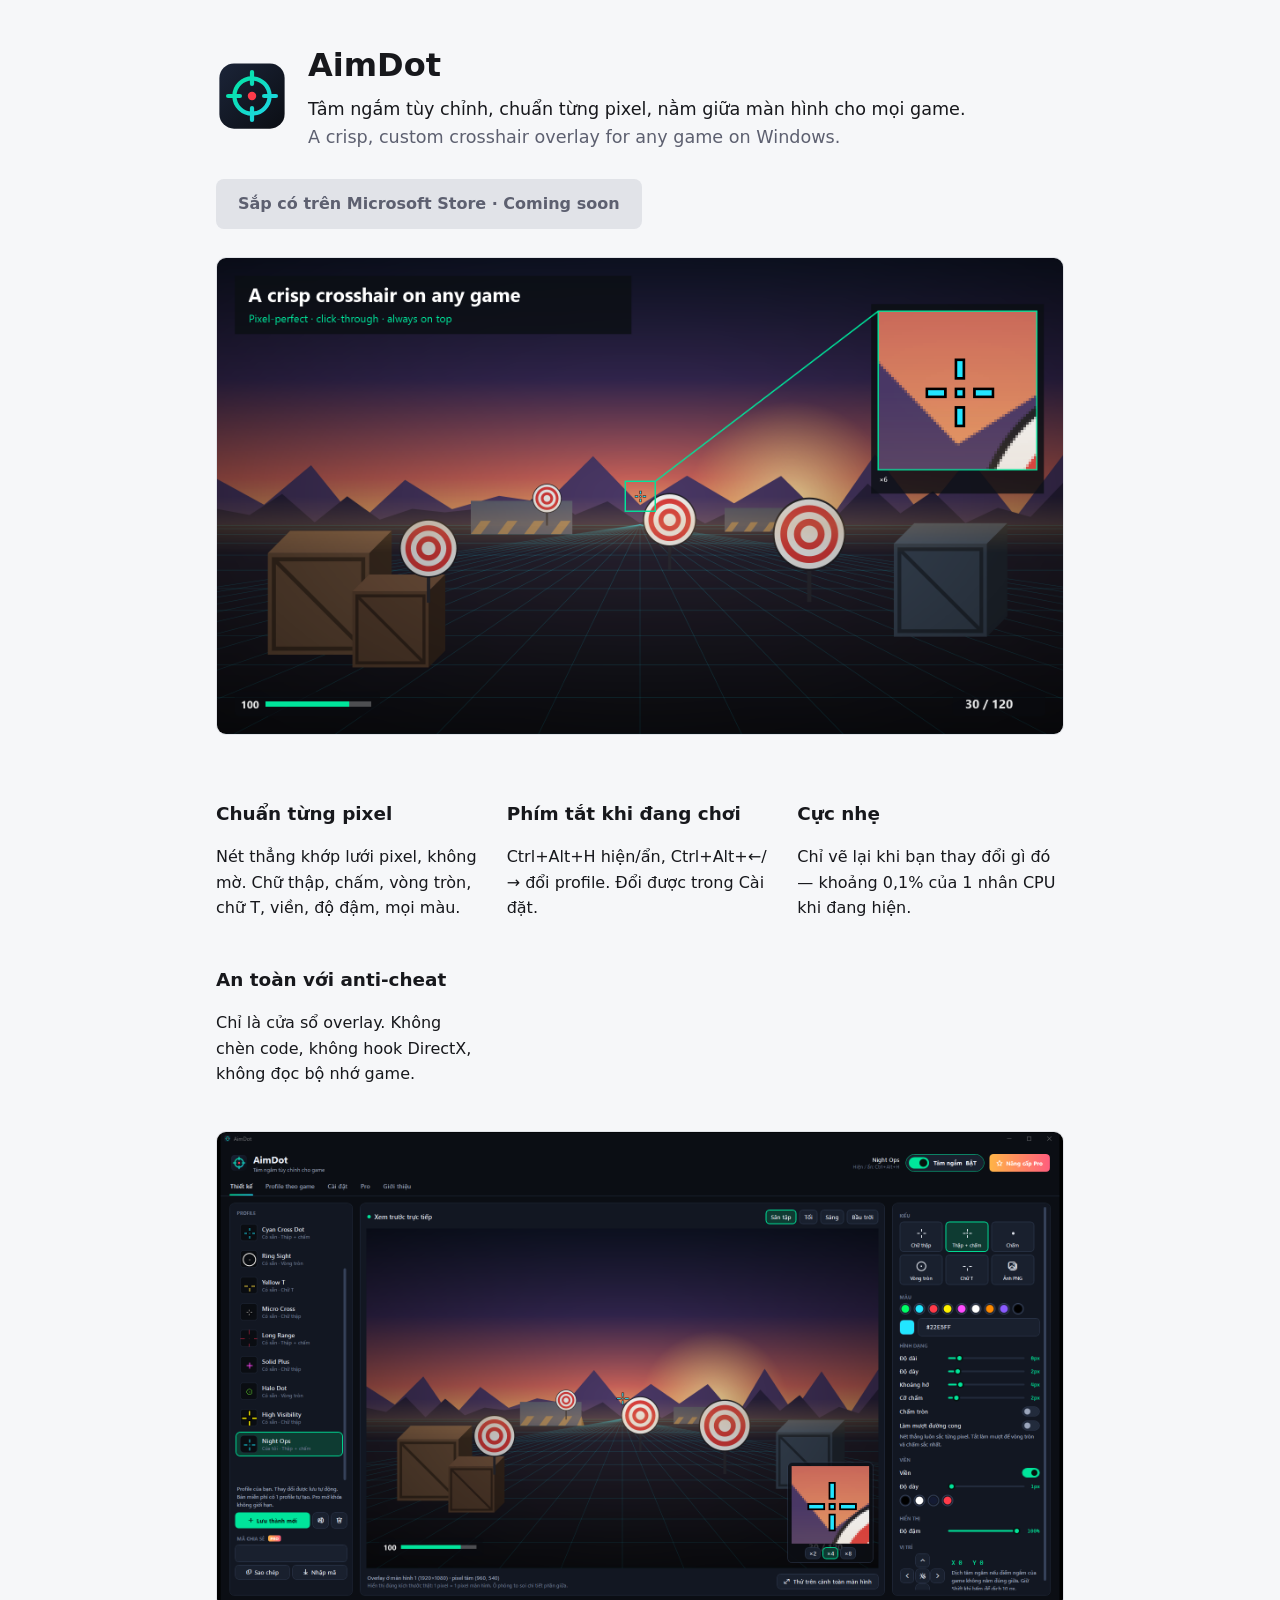
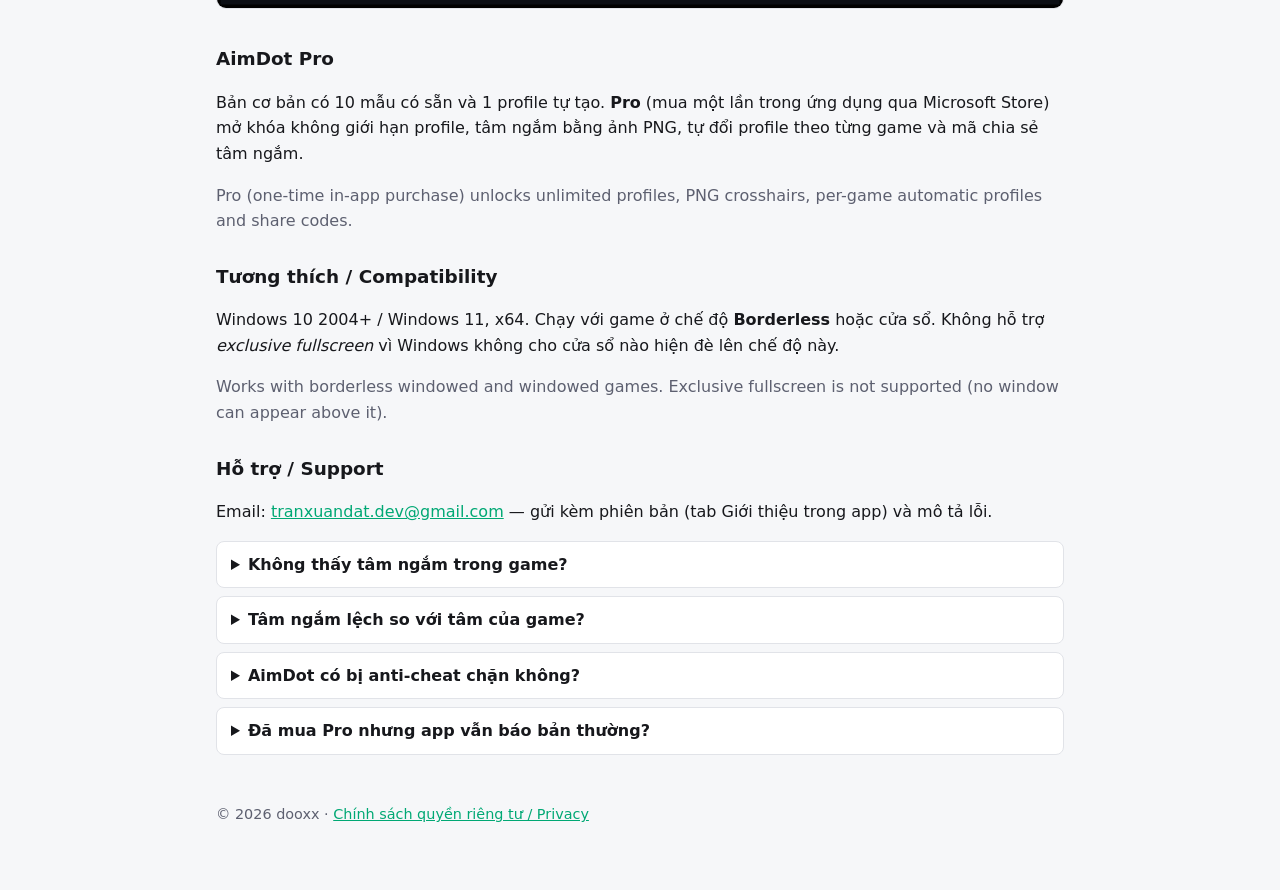
<file: index.html>
<!doctype html>
<html lang="vi">
<head>
  <meta charset="utf-8">
  <meta name="viewport" content="width=device-width, initial-scale=1">
  <title>AimDot — Tâm ngắm tùy chỉnh cho game / Custom crosshair overlay</title>
  <meta name="description" content="AimDot đặt tâm ngắm sắc nét, tùy chỉnh vào giữa màn hình cho game Borderless/cửa sổ trên Windows. Chuẩn từng pixel, bấm xuyên qua, cực nhẹ, an toàn với anti-cheat.">
  <link rel="icon" href="app-icon.svg">
  <link rel="stylesheet" href="style.css">
</head>
<body>
  <main class="page">
    <header class="hero">
      <img src="app-icon.svg" alt="" width="72" height="72">
      <div>
        <h1>AimDot</h1>
        <p class="lead">Tâm ngắm tùy chỉnh, chuẩn từng pixel, nằm giữa màn hình cho mọi game.</p>
        <p class="lead muted" lang="en">A crisp, custom crosshair overlay for any game on Windows.</p>
      </div>
    </header>

    <p class="cta">
      <!-- Thay bằng https://apps.microsoft.com/detail/<Store ID> khi app được duyệt -->
      <span class="button disabled">Sắp có trên Microsoft Store · Coming soon</span>
    </p>

    <img class="shot" src="screenshots/en-1-overlay.png" alt="AimDot crosshair overlay over a test scene, with a 6× magnified inset">

    <section class="grid">
      <div><h2>Chuẩn từng pixel</h2><p>Nét thẳng khớp lưới pixel, không mờ. Chữ thập, chấm, vòng tròn, chữ T, viền, độ đậm, mọi màu.</p></div>
      <div><h2>Phím tắt khi đang chơi</h2><p>Ctrl+Alt+H hiện/ẩn, Ctrl+Alt+←/→ đổi profile. Đổi được trong Cài đặt.</p></div>
      <div><h2>Cực nhẹ</h2><p>Chỉ vẽ lại khi bạn thay đổi gì đó — khoảng 0,1% của 1 nhân CPU khi đang hiện.</p></div>
      <div><h2>An toàn với anti-cheat</h2><p>Chỉ là cửa sổ overlay. Không chèn code, không hook DirectX, không đọc bộ nhớ game.</p></div>
    </section>

    <img class="shot" src="screenshots/vi-2-designer.png" alt="Trình thiết kế tâm ngắm của AimDot với bản xem trước trực tiếp">

    <section>
      <h2>AimDot Pro</h2>
      <p>Bản cơ bản có 10 mẫu có sẵn và 1 profile tự tạo. <strong>Pro</strong> (mua một lần trong ứng dụng qua Microsoft Store) mở khóa không giới hạn profile, tâm ngắm bằng ảnh PNG, tự đổi profile theo từng game và mã chia sẻ tâm ngắm.</p>
      <p class="muted" lang="en">Pro (one-time in-app purchase) unlocks unlimited profiles, PNG crosshairs, per-game automatic profiles and share codes.</p>
    </section>

    <section>
      <h2>Tương thích / Compatibility</h2>
      <p>Windows 10 2004+ / Windows 11, x64. Chạy với game ở chế độ <strong>Borderless</strong> hoặc cửa sổ. Không hỗ trợ <em>exclusive fullscreen</em> vì Windows không cho cửa sổ nào hiện đè lên chế độ này.</p>
      <p class="muted" lang="en">Works with borderless windowed and windowed games. Exclusive fullscreen is not supported (no window can appear above it).</p>
    </section>

    <section id="support">
      <h2>Hỗ trợ / Support</h2>
      <p>Email: <a href="mailto:tranxuandat.dev@gmail.com">tranxuandat.dev@gmail.com</a> — gửi kèm phiên bản (tab Giới thiệu trong app) và mô tả lỗi.</p>
      <details>
        <summary>Không thấy tâm ngắm trong game?</summary>
        <p>Chuyển chế độ hiển thị của game sang <strong>Borderless</strong> / "Fullscreen windowed". Kiểm tra công tắc "Tâm ngắm BẬT" hoặc nhấn Ctrl+Alt+H.</p>
      </details>
      <details>
        <summary>Tâm ngắm lệch so với tâm của game?</summary>
        <p>Dùng mục Vị trí trong tab Thiết kế để dịch từng pixel, hoặc trong Cài đặt chọn "Giữa cửa sổ đang dùng" nếu game chạy dạng cửa sổ.</p>
      </details>
      <details>
        <summary>AimDot có bị anti-cheat chặn không?</summary>
        <p>AimDot không chạm vào tiến trình game: không chèn DLL, không hook đồ họa, không đọc bộ nhớ. Tuy vậy mỗi game có luật riêng về overlay tâm ngắm — hãy kiểm tra quy định của game bạn chơi, nhất là ở giải đấu.</p>
      </details>
      <details>
        <summary>Đã mua Pro nhưng app vẫn báo bản thường?</summary>
        <p>Đăng nhập Microsoft Store bằng đúng tài khoản đã mua, mở lại AimDot. Vẫn lỗi thì gửi email cho chúng tôi.</p>
      </details>
    </section>

    <footer class="muted">
      © 2026 dooxx · <a href="privacy.html">Chính sách quyền riêng tư / Privacy</a>
    </footer>
  </main>
</body>
</html>
</file>
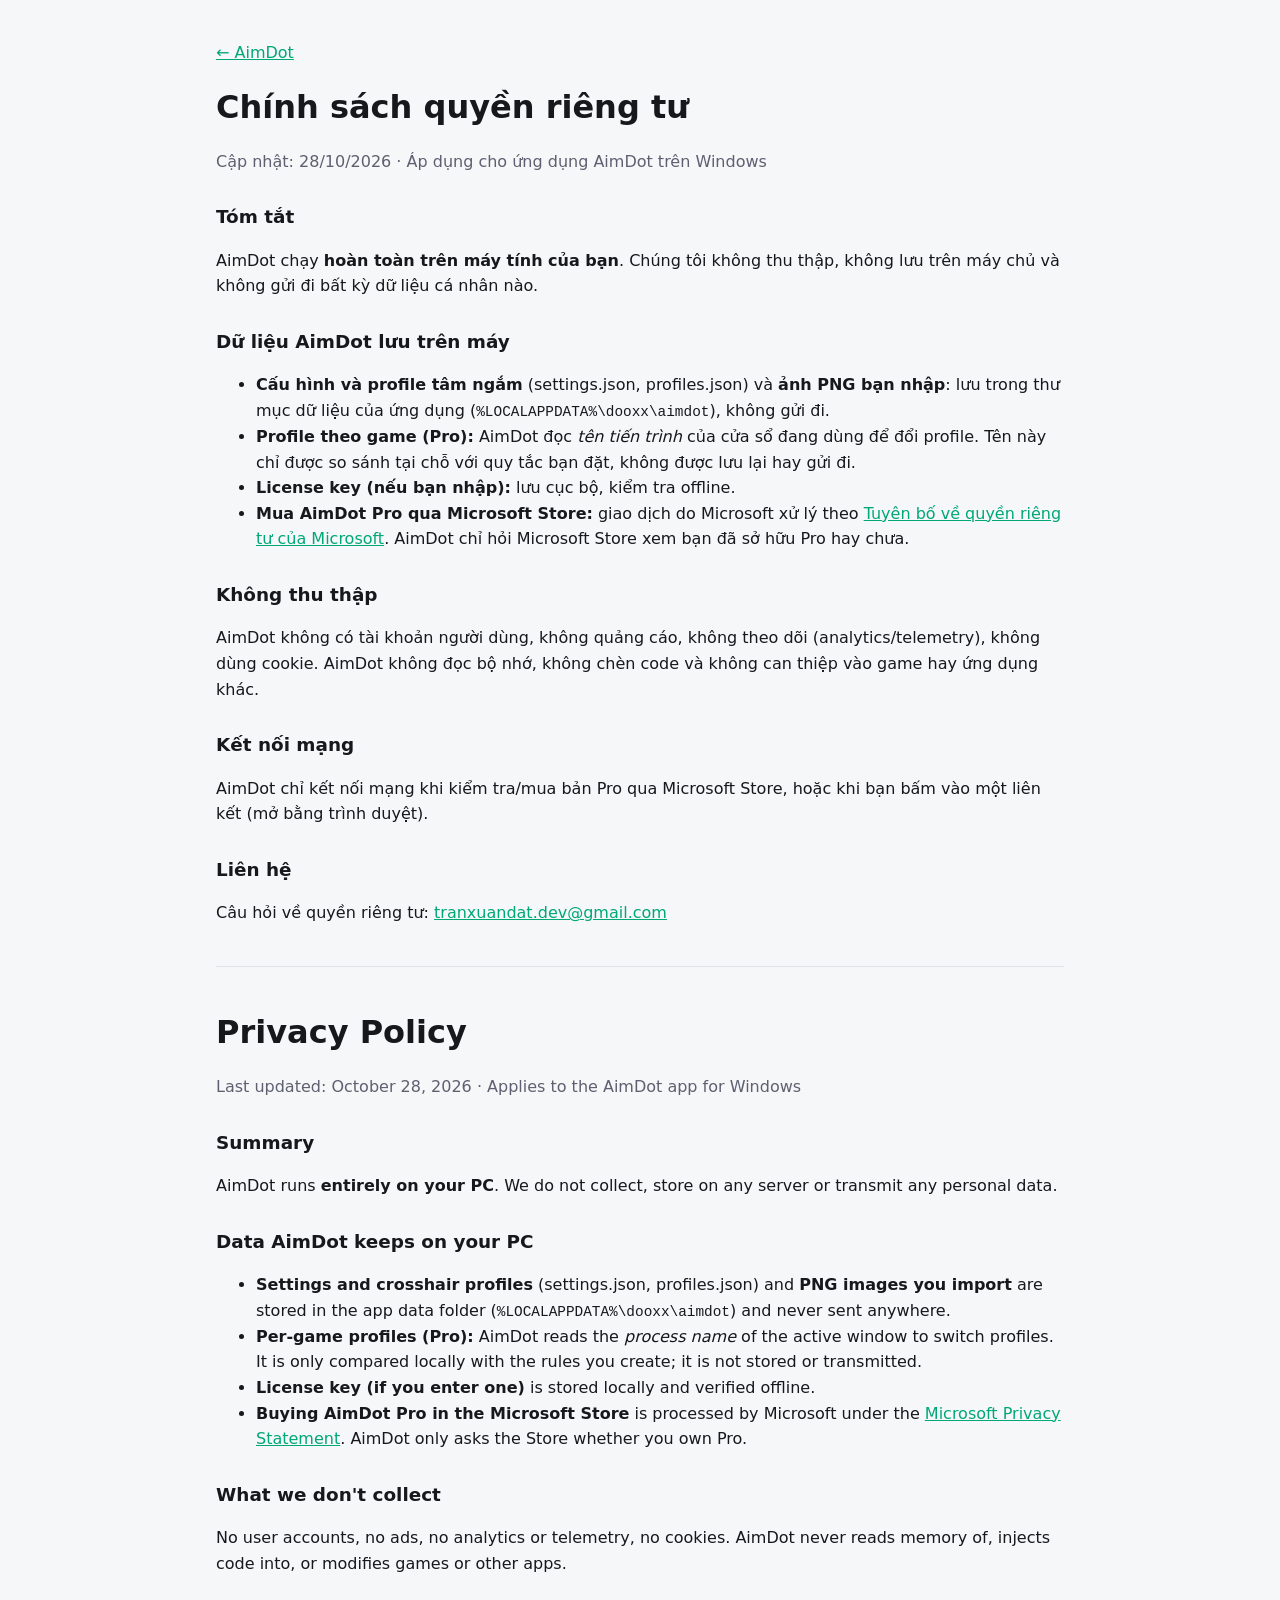
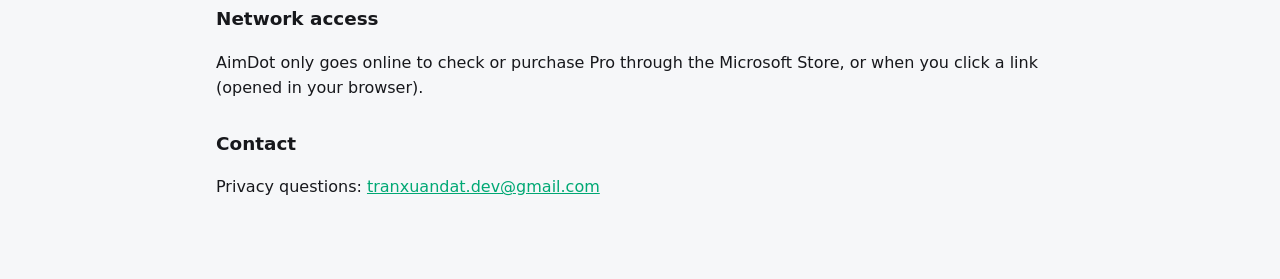
<file: privacy.html>
<!doctype html>
<html lang="vi">
<head>
  <meta charset="utf-8">
  <meta name="viewport" content="width=device-width, initial-scale=1">
  <title>AimDot — Chính sách quyền riêng tư / Privacy Policy</title>
  <link rel="icon" href="app-icon.svg">
  <link rel="stylesheet" href="style.css">
</head>
<body>
  <main class="page">
    <a class="back" href="./">← AimDot</a>
    <h1>Chính sách quyền riêng tư</h1>
    <p class="muted">Cập nhật: 28/10/2026 · Áp dụng cho ứng dụng AimDot trên Windows</p>

    <h2>Tóm tắt</h2>
    <p>AimDot chạy <strong>hoàn toàn trên máy tính của bạn</strong>. Chúng tôi không thu thập, không lưu trên máy chủ và không gửi đi bất kỳ dữ liệu cá nhân nào.</p>

    <h2>Dữ liệu AimDot lưu trên máy</h2>
    <ul>
      <li><strong>Cấu hình và profile tâm ngắm</strong> (settings.json, profiles.json) và <strong>ảnh PNG bạn nhập</strong>: lưu trong thư mục dữ liệu của ứng dụng (<code>%LOCALAPPDATA%\dooxx\aimdot</code>), không gửi đi.</li>
      <li><strong>Profile theo game (Pro):</strong> AimDot đọc <em>tên tiến trình</em> của cửa sổ đang dùng để đổi profile. Tên này chỉ được so sánh tại chỗ với quy tắc bạn đặt, không được lưu lại hay gửi đi.</li>
      <li><strong>License key (nếu bạn nhập):</strong> lưu cục bộ, kiểm tra offline.</li>
      <li><strong>Mua AimDot Pro qua Microsoft Store:</strong> giao dịch do Microsoft xử lý theo <a href="https://privacy.microsoft.com/privacystatement">Tuyên bố về quyền riêng tư của Microsoft</a>. AimDot chỉ hỏi Microsoft Store xem bạn đã sở hữu Pro hay chưa.</li>
    </ul>

    <h2>Không thu thập</h2>
    <p>AimDot không có tài khoản người dùng, không quảng cáo, không theo dõi (analytics/telemetry), không dùng cookie. AimDot không đọc bộ nhớ, không chèn code và không can thiệp vào game hay ứng dụng khác.</p>

    <h2>Kết nối mạng</h2>
    <p>AimDot chỉ kết nối mạng khi kiểm tra/mua bản Pro qua Microsoft Store, hoặc khi bạn bấm vào một liên kết (mở bằng trình duyệt).</p>

    <h2>Liên hệ</h2>
    <p>Câu hỏi về quyền riêng tư: <a href="mailto:tranxuandat.dev@gmail.com">tranxuandat.dev@gmail.com</a></p>

    <hr>

    <h1 lang="en">Privacy Policy</h1>
    <div lang="en">
      <p class="muted">Last updated: October 28, 2026 · Applies to the AimDot app for Windows</p>
      <h2>Summary</h2>
      <p>AimDot runs <strong>entirely on your PC</strong>. We do not collect, store on any server or transmit any personal data.</p>
      <h2>Data AimDot keeps on your PC</h2>
      <ul>
        <li><strong>Settings and crosshair profiles</strong> (settings.json, profiles.json) and <strong>PNG images you import</strong> are stored in the app data folder (<code>%LOCALAPPDATA%\dooxx\aimdot</code>) and never sent anywhere.</li>
        <li><strong>Per-game profiles (Pro):</strong> AimDot reads the <em>process name</em> of the active window to switch profiles. It is only compared locally with the rules you create; it is not stored or transmitted.</li>
        <li><strong>License key (if you enter one)</strong> is stored locally and verified offline.</li>
        <li><strong>Buying AimDot Pro in the Microsoft Store</strong> is processed by Microsoft under the <a href="https://privacy.microsoft.com/privacystatement">Microsoft Privacy Statement</a>. AimDot only asks the Store whether you own Pro.</li>
      </ul>
      <h2>What we don't collect</h2>
      <p>No user accounts, no ads, no analytics or telemetry, no cookies. AimDot never reads memory of, injects code into, or modifies games or other apps.</p>
      <h2>Network access</h2>
      <p>AimDot only goes online to check or purchase Pro through the Microsoft Store, or when you click a link (opened in your browser).</p>
      <h2>Contact</h2>
      <p>Privacy questions: <a href="mailto:tranxuandat.dev@gmail.com">tranxuandat.dev@gmail.com</a></p>
    </div>
  </main>
</body>
</html>
</file>
<file: style.css>
:root {
  --bg: #f6f7f9;
  --surface: #ffffff;
  --text: #17181c;
  --muted: #5d6070;
  --border: #e1e3e8;
  --accent: #00a874;
  color-scheme: light dark;
  font-family: "Segoe UI Variable Text", "Segoe UI", system-ui, -apple-system, sans-serif;
  line-height: 1.6;
}

@media (prefers-color-scheme: dark) {
  :root {
    --bg: #0b0e14;
    --surface: #121722;
    --text: #eeeff2;
    --muted: #a2a4b0;
    --border: #263043;
    --accent: #00e59b;
  }
}

* { box-sizing: border-box; }

body {
  margin: 0;
  background: var(--bg);
  color: var(--text);
}

.page {
  max-width: 880px;
  margin: 0 auto;
  padding: 40px 16px 64px;
}

a { color: var(--accent); }

h1 { font-size: 2rem; margin: 0 0 4px; }
h2 { font-size: 1.15rem; margin: 28px 0 6px; }

.muted { color: var(--muted); }

.hero {
  display: flex;
  gap: 20px;
  align-items: center;
}

.hero img { border-radius: 16px; flex-shrink: 0; }

.lead { margin: 0; font-size: 1.1rem; }

.cta { margin: 28px 0; }

.button {
  display: inline-block;
  padding: 12px 22px;
  border-radius: 8px;
  background: var(--accent);
  color: #fff;
  font-weight: 600;
  text-decoration: none;
}

.shot {
  width: 100%;
  height: auto;
  border-radius: 10px;
  border: 1px solid var(--border);
}

.grid {
  display: grid;
  grid-template-columns: repeat(auto-fit, minmax(200px, 1fr));
  gap: 0 24px;
}

details {
  background: var(--surface);
  border: 1px solid var(--border);
  border-radius: 8px;
  padding: 10px 14px;
  margin: 8px 0;
}

summary { cursor: pointer; font-weight: 600; }

hr { border: none; border-top: 1px solid var(--border); margin: 40px 0; }

.back { display: inline-block; margin-bottom: 16px; }

footer { margin-top: 48px; font-size: 0.9rem; }

code { font-family: "Cascadia Mono", Consolas, monospace; font-size: 0.9em; }

@media (max-width: 560px) {
  .hero { flex-direction: column; align-items: flex-start; }
  h1 { font-size: 1.6rem; }
}

/* AimDot */
.button.disabled { background: var(--border); color: var(--muted); cursor: default; }
.shot + .grid, .grid + .shot { margin-top: 28px; }
@media (prefers-color-scheme: dark) { .button { color: #06140f; } .button.disabled { color: var(--muted); } }
</file>
